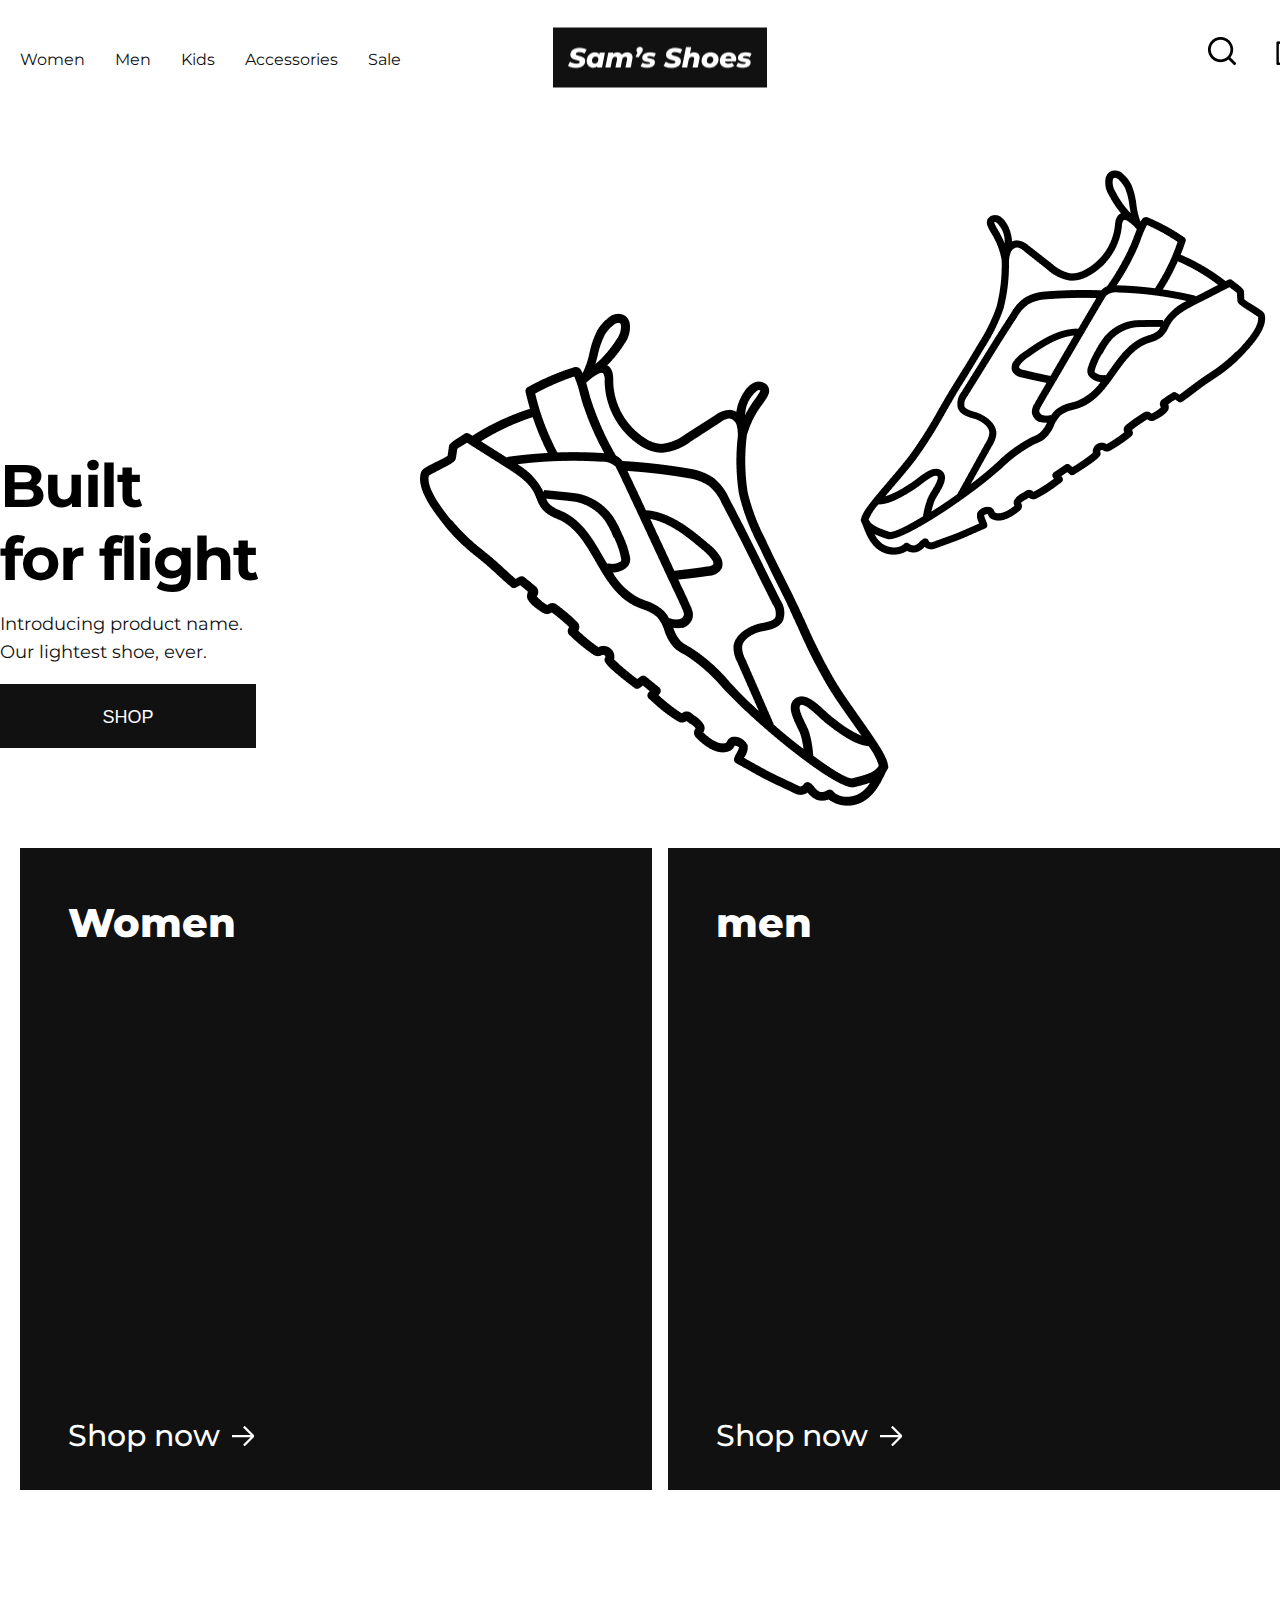
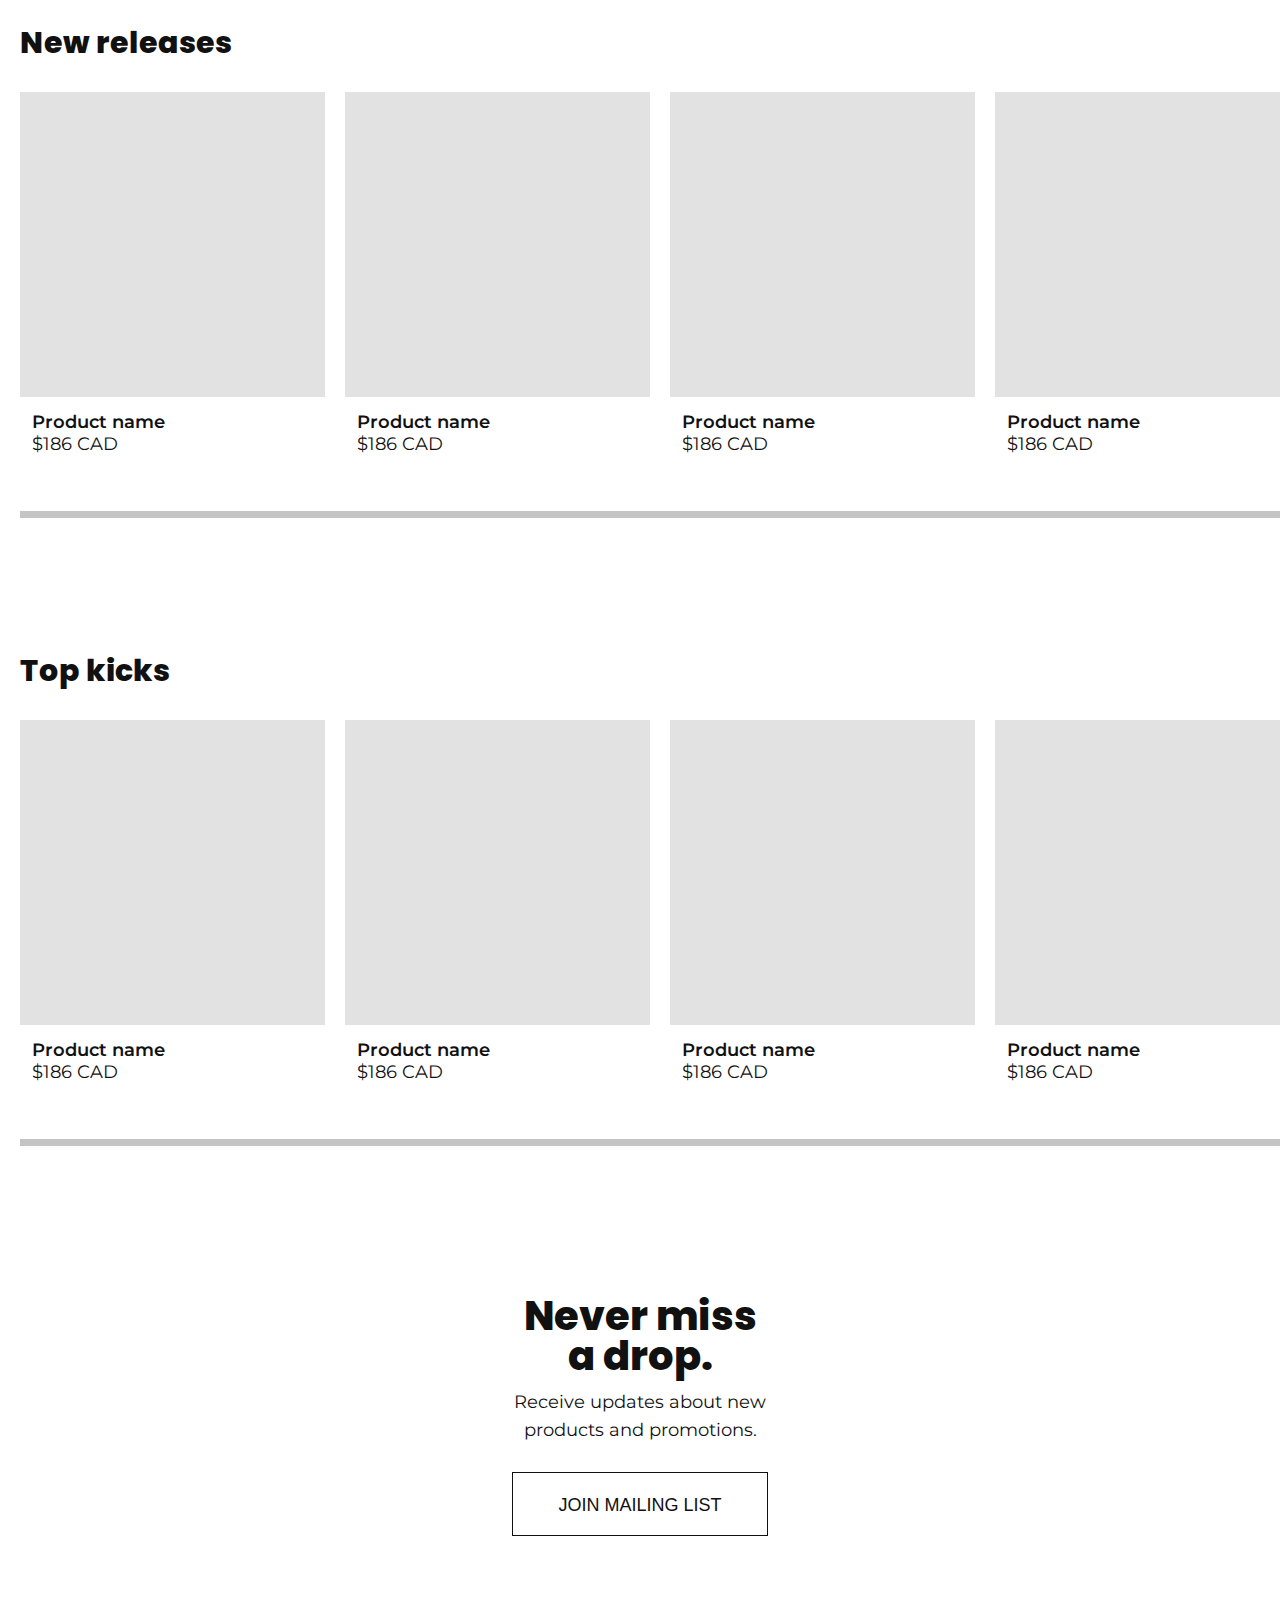
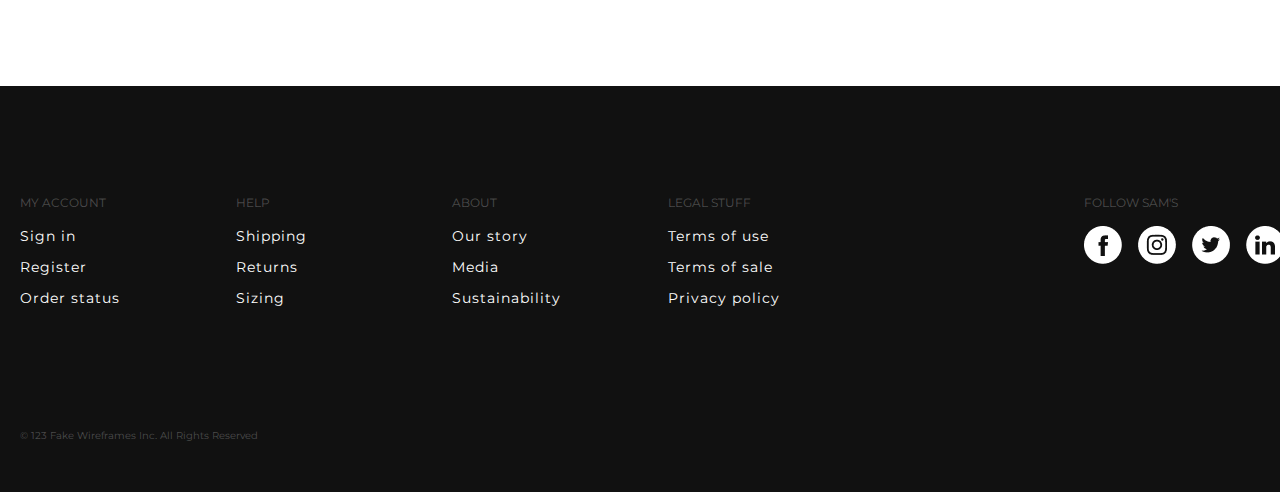
<file: index.html>
<!DOCTYPE html>
<html lang="ko">
  <head>
    <meta charset="UTF-8" />
    <meta http-equiv="X-UA-Compatible" content="IE=edge" />
    <meta name="viewport" content="width=device-width, initial-scale=1.0" />
    <title>sam's shoes</title>
    <link rel="stylesheet" href="/css/main.css" />
  </head>
  <body>
    <div class="container">
      <div class="header">
        <div class="inner">
          <a href="#x" class="logo">
            <img src="/images/logo.png" alt="" />
          </a>
          <ul class="nav">
            <li><a href="#x">Women</a></li>
            <li><a href="#x">Men</a></li>
            <li><a href="#x">Kids</a></li>
            <li><a href="#x">Accessories</a></li>
            <li><a href="#x">Sale</a></li>
          </ul>
          <ul class="top_menu">
            <li>
              <a href="#x"><img src="/images/search_icon.png" alt="" /></a>
            </li>
            <li>
              <a href="#x"><img src="/images/cart_icon.png" alt="" /></a>
            </li>
          </ul>
        </div>
      </div>

      <div class="hero">
        <div class="slide">
          <div class="text_box">
            <h2>Built<br />for flight</h2>
            <p>Introducing product name.<br />Our lightest shoe, ever.</p>
            <button class="btn btn_dark">SHOP</button>
          </div>
        </div>
      </div>

      <div class="banner inner">
        <ul>
          <li class="left">
            <h2>Women</h2>
            <a href="#x">
              <span>Shop now</span>
              <img src="/images/arrow.png" alt="" />
            </a>
          </li>
          <li class="right">
            <h2>men</h2>
            <a href="#x">
              <span>Shop now</span>
              <img src="/images/arrow.png" alt="" />
            </a>
          </li>
        </ul>
      </div>

      <div class="product inner">
        <h2>New releases</h2>
        <ul>
          <li>
            <img src="/images/gray_img.png" alt="" />
            <div class="detail">
              <p class="name">Product name</p>
              <p class="price">$186 CAD</p>
            </div>
          </li>
          <li>
            <img src="/images/gray_img.png" alt="" />
            <div class="detail">
              <p class="name">Product name</p>
              <p class="price">$186 CAD</p>
            </div>
          </li>
          <li>
            <img src="/images/gray_img.png" alt="" />
            <div class="detail">
              <p class="name">Product name</p>
              <p class="price">$186 CAD</p>
            </div>
          </li>
          <li>
            <img src="/images/gray_img.png" alt="" />
            <div class="detail">
              <p class="name">Product name</p>
              <p class="price">$186 CAD</p>
            </div>
          </li>
        </ul>
      </div>
      <div class="product inner">
        <h2>Top kicks</h2>
        <ul>
          <li>
            <img src="/images/gray_img.png" alt="" />
            <div class="detail">
              <p class="name">Product name</p>
              <p class="price">$186 CAD</p>
            </div>
          </li>
          <li>
            <img src="/images/gray_img.png" alt="" />
            <div class="detail">
              <p class="name">Product name</p>
              <p class="price">$186 CAD</p>
            </div>
          </li>
          <li>
            <img src="/images/gray_img.png" alt="" />
            <div class="detail">
              <p class="name">Product name</p>
              <p class="price">$186 CAD</p>
            </div>
          </li>
          <li>
            <img src="/images/gray_img.png" alt="" />
            <div class="detail">
              <p class="name">Product name</p>
              <p class="price">$186 CAD</p>
            </div>
          </li>
        </ul>
      </div>

      <div class="mailing">
        <div class="text_box">
          <h2>Never miss<br />a drop.</h2>
          <p>Receive updates about new <br />products and promotions.</p>
          <button class="btn">JOIN MAILING LIST</button>
        </div>
      </div>

      <div class="footer">
        <div class="inner">
          <div class="menu">
            <ul class="footer_menu">
              <li>
                <a href="#x">MY ACCOUNT</a>
                <ul>
                  <li><a href="#x">Sign in</a></li>
                  <li><a href="#x">Register</a></li>
                  <li><a href="#x">Order status</a></li>
                </ul>
              </li>
              <li>
                <a href="#x">HELP</a>
                <ul>
                  <li><a href="#x">Shipping</a></li>
                  <li><a href="#x">Returns</a></li>
                  <li><a href="#x">Sizing</a></li>
                </ul>
              </li>
              <li>
                <a href="#x">ABOUT</a>
                <ul>
                  <li><a href="#x">Our story</a></li>
                  <li><a href="#x">Media</a></li>
                  <li><a href="#x">Sustainability</a></li>
                </ul>
              </li>
              <li>
                <a href="#x">LEGAL STUFF</a>
                <ul>
                  <li><a href="#x">Terms of use</a></li>
                  <li><a href="#x">Terms of sale</a></li>
                  <li><a href="#x">Privacy policy</a></li>
                </ul>
              </li>
            </ul>
            <div class="footer_sns">
              <p>FOLLOW SAM'S</p>
              <ul>
                <li>
                  <a href="#x"><img src="/images/sns_Facebook.png" alt="" /></a>
                </li>
                <li>
                  <a href="#x"
                    ><img src="/images/sns_Instagram.png" alt=""
                  /></a>
                </li>
                <li>
                  <a href="#x"><img src="/images/sns_Twitter.png" alt="" /></a>
                </li>
                <li>
                  <a href="#x"><img src="/images/sns_LinkedIN.png" alt="" /></a>
                </li>
              </ul>
            </div>
          </div>
          <div class="copyright">
            <p>© 123 Fake Wireframes Inc. All Rights Reserved</p>
          </div>
        </div>
      </div>
    </div>
  </body>
</html>
</file>
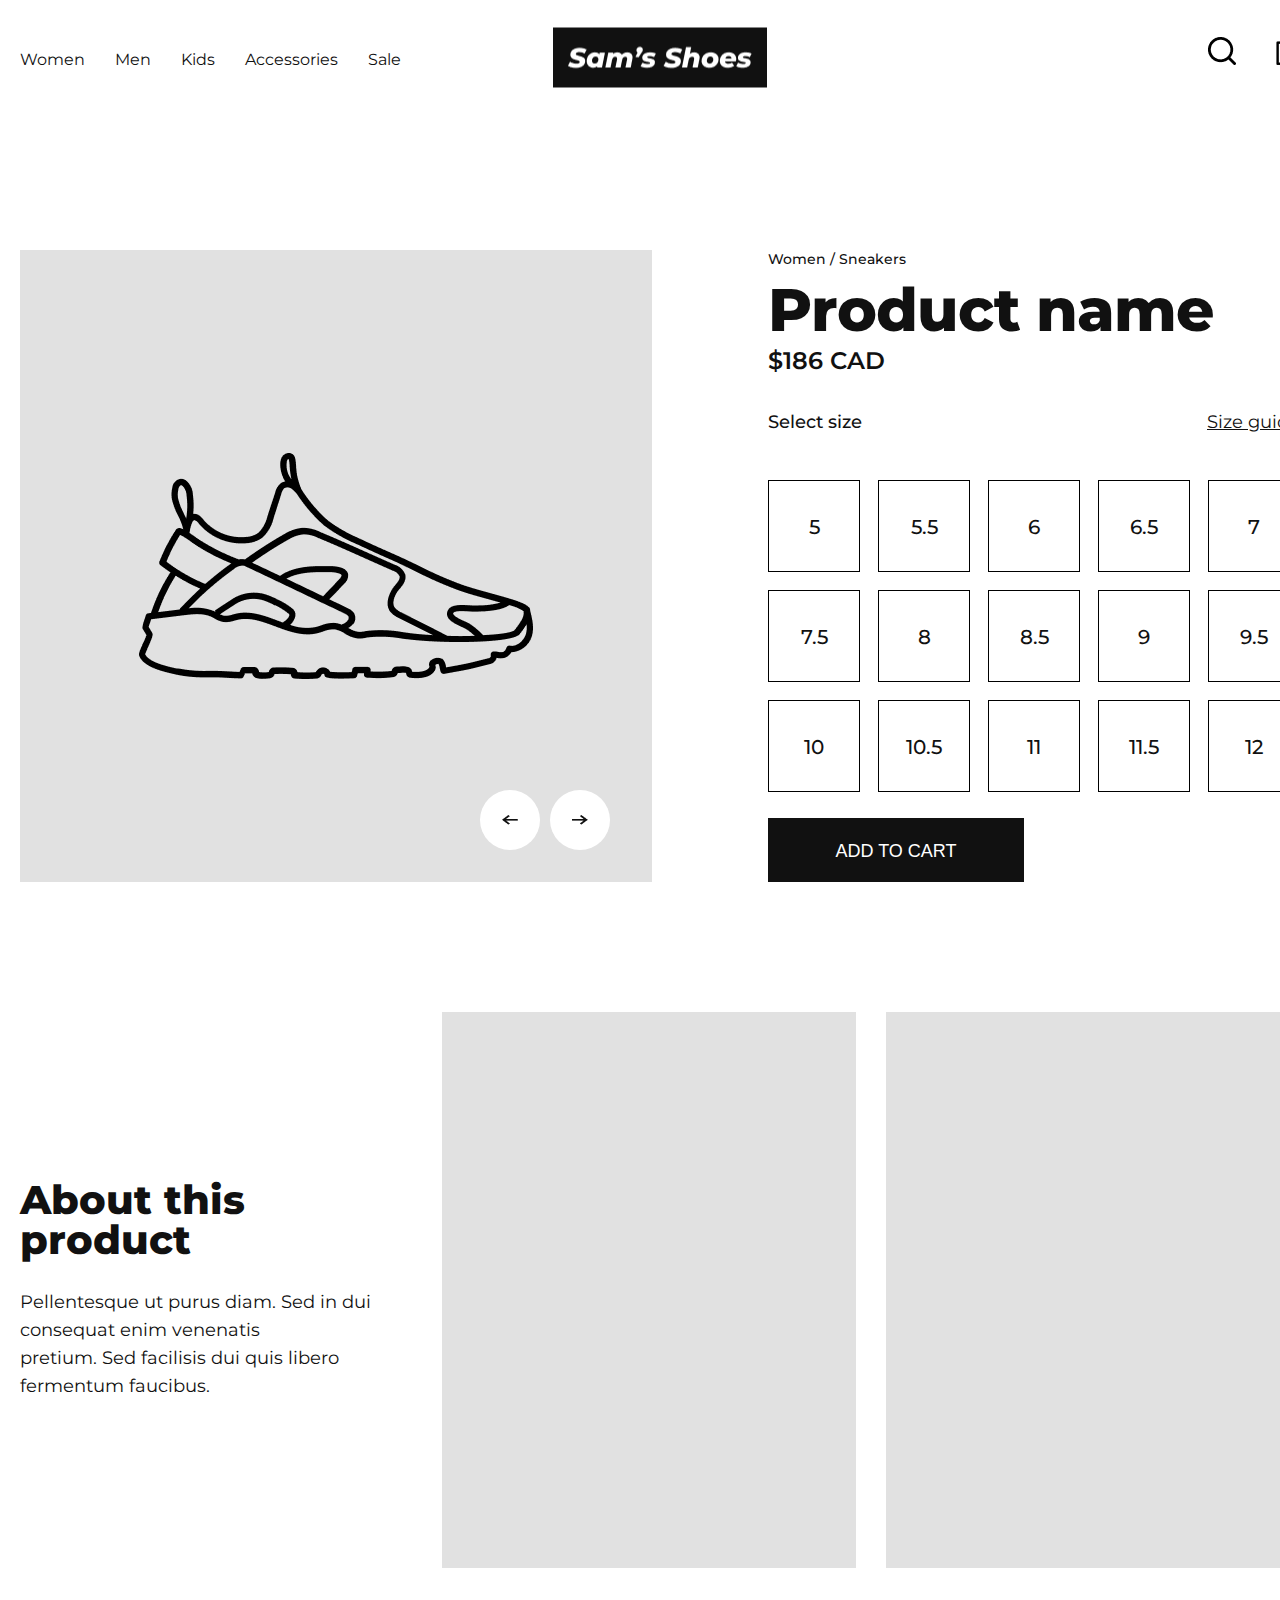
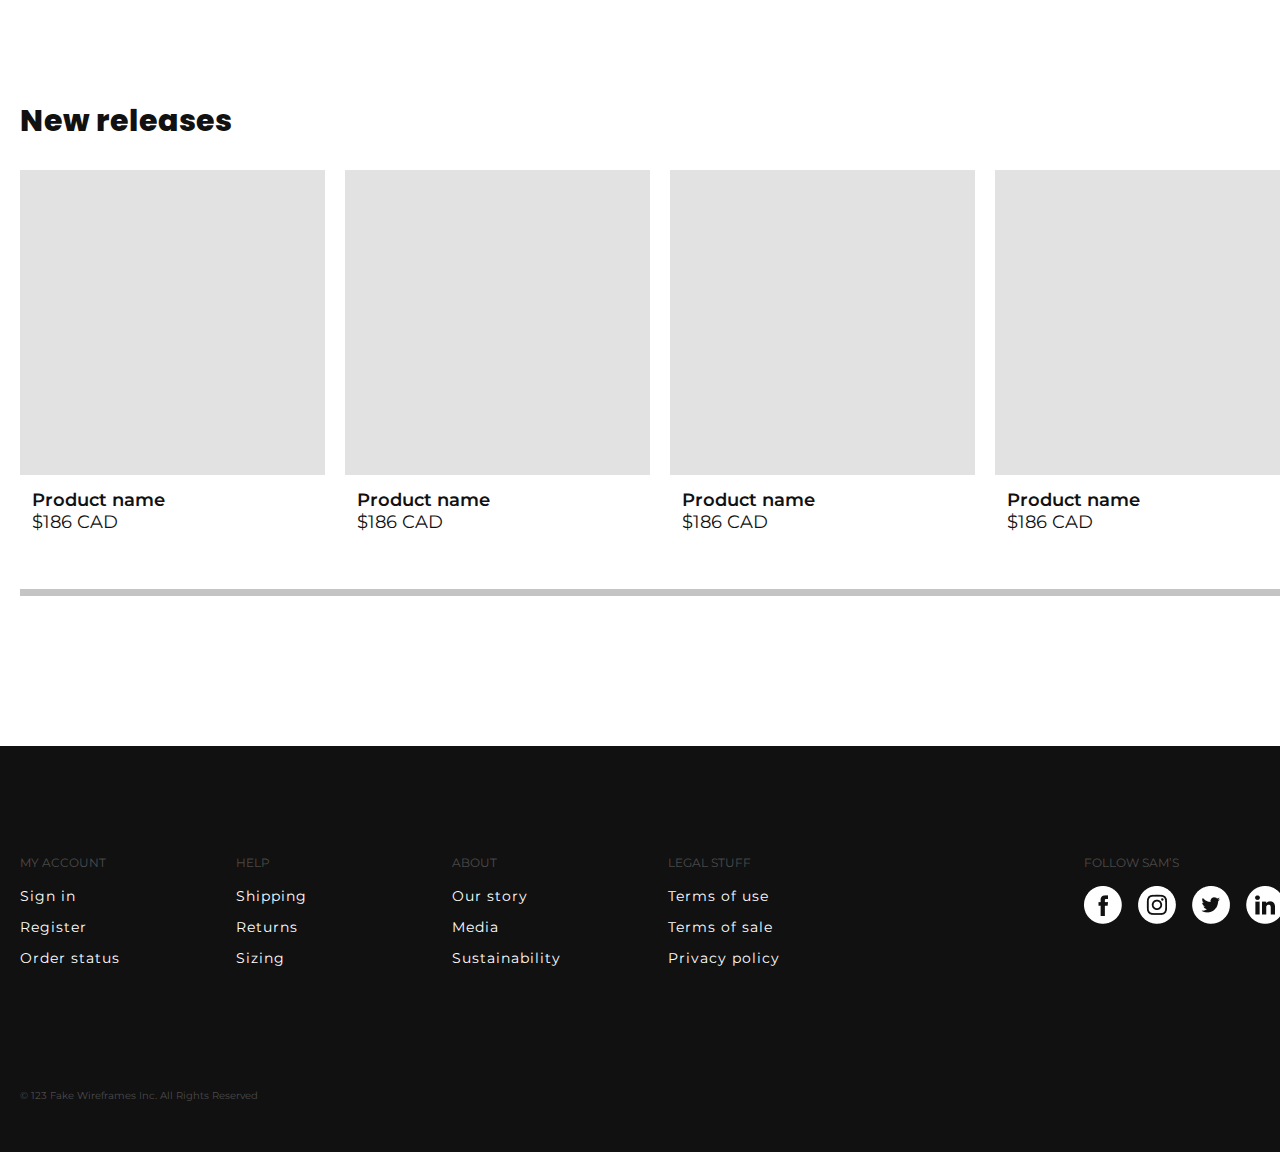
<file: pages/sub.html>
<!DOCTYPE html>
<html lang="ko">
  <head>
    <meta charset="UTF-8" />
    <meta http-equiv="X-UA-Compatible" content="IE=edge" />
    <meta name="viewport" content="width=S, initial-scale=1.0" />
    <title>Sam's shoes</title>
    <link rel="stylesheet" href="../css/main.css" />
    <link rel="stylesheet" href="../css/sub.css" />
  </head>
  <body>
    <div class="container">
      <div class="header">
        <div class="inner">
          <a href="../index.html" class="logo">
            <img src="../images/logo.png" alt="" />
          </a>
          <ul class="nav">
            <li><a href="#x">Women</a></li>
            <li><a href="#x">Men</a></li>
            <li><a href="#x">Kids</a></li>
            <li><a href="#x">Accessories</a></li>
            <li><a href="#x">Sale</a></li>
          </ul>
          <ul class="top_menu">
            <li>
              <a href="#x"><img src="../images/search_icon.png" alt="" /></a>
            </li>
            <li>
              <a href="#x"><img src="../images/cart_icon.png" alt="" /></a>
            </li>
          </ul>
        </div>
      </div>

      <div class="product_detail inner">
        <div class="photo">
          <img src="../images/product.png" alt="" class="product_img" />
          <div class="btns">
            <a href="#x"><img src="../images/Vector.png" alt="" /></a>
            <a href="#x"><img src="../images/Vector_1.png" alt="" /></a>
          </div>
        </div>
        <div class="info">
          <div class="top">
            <p class="category">Women / Sneakers</p>
            <h2>Product name</h2>
            <p class="price">$186 CAD</p>
            <div class="size_title">
              <p>Select size</p>
              <a href="#x">Size guide</a>
            </div>
          </div>
          <ul class="size">
            <li>5</li>
            <li>5.5</li>
            <li>6</li>
            <li>6.5</li>
            <li>7</li>
            <li>7.5</li>
            <li>8</li>
            <li>8.5</li>
            <li>9</li>
            <li>9.5</li>
            <li>10</li>
            <li>10.5</li>
            <li>11</li>
            <li>11.5</li>
            <li>12</li>
          </ul>
          <button class="btn btn_dark btn_full">ADD TO CART</button>
        </div>
      </div>

      <div class="product_about inner">
        <div class="text_box">
          <h2>About this<br />product</h2>
          <p>
            Pellentesque ut purus diam. Sed in dui consequat enim venenatis<br />
            pretium. Sed facilisis dui quis libero<br />fermentum faucibus.
          </p>
        </div>
        <ul class="photos">
          <li></li>
          <li></li>
        </ul>
      </div>

      <div class="product inner">
        <h2>New releases</h2>
        <ul>
          <li>
            <img src="../images/gray_img.png" alt="" />
            <div class="detail">
              <p class="name">Product name</p>
              <p class="price">$186 CAD</p>
            </div>
          </li>
          <li>
            <img src="../images/gray_img.png" alt="" />
            <div class="detail">
              <p class="name">Product name</p>
              <p class="price">$186 CAD</p>
            </div>
          </li>
          <li>
            <img src="../images/gray_img.png" alt="" />
            <div class="detail">
              <p class="name">Product name</p>
              <p class="price">$186 CAD</p>
            </div>
          </li>
          <li>
            <img src="../images/gray_img.png" alt="" />
            <div class="detail">
              <p class="name">Product name</p>
              <p class="price">$186 CAD</p>
            </div>
          </li>
        </ul>
      </div>

      <div class="footer">
        <div class="inner">
          <div class="menu">
            <ul class="footer_menu">
              <li>
                <a href="#x">MY ACCOUNT</a>
                <ul>
                  <li><a href="#x">Sign in</a></li>
                  <li><a href="#x">Register</a></li>
                  <li><a href="#x">Order status</a></li>
                </ul>
              </li>
              <li>
                <a href="#x">HELP</a>
                <ul>
                  <li><a href="#x">Shipping</a></li>
                  <li><a href="#x">Returns</a></li>
                  <li><a href="#x">Sizing</a></li>
                </ul>
              </li>
              <li>
                <a href="#x">ABOUT</a>
                <ul>
                  <li><a href="#x">Our story</a></li>
                  <li><a href="#x">Media</a></li>
                  <li><a href="#x">Sustainability</a></li>
                </ul>
              </li>
              <li>
                <a href="#x">LEGAL STUFF</a>
                <ul>
                  <li><a href="#x">Terms of use</a></li>
                  <li><a href="#x">Terms of sale</a></li>
                  <li><a href="#x">Privacy policy</a></li>
                </ul>
              </li>
            </ul>
            <div class="footer_sns">
              <p>FOLLOW SAM’S</p>
              <ul>
                <li>
                  <a href="#x"
                    ><img src="../images/sns_Facebook.png" alt=""
                  /></a>
                </li>
                <li>
                  <a href="#x"
                    ><img src="../images/sns_Instagram.png" alt=""
                  /></a>
                </li>
                <li>
                  <a href="#x"
                    ><img src="../images/sns_Twitter.png" alt=""
                  /></a>
                </li>
                <li>
                  <a href="#x"
                    ><img src="../images/sns_LinkedIN.png" alt=""
                  /></a>
                </li>
              </ul>
            </div>
          </div>
          <div class="copyright">
            <p>© 123 Fake Wireframes Inc. All Rights Reserved</p>
          </div>
        </div>
      </div>
    </div>
  </body>
</html>
</file>
<file: css/main.css>
/* width:1320px */
/* 양쪽 패딩 : 20px */
/* 실제 컨텐츠 넓이 : 1280px */
@import url('https://fonts.googleapis.com/css2?family=Montserrat:wght@600;800&family=Poppins:wght@400;500;600&display=swap');

* {
  box-sizing: border-box;
  margin: 0;
  padding: 0;
}

ul {
  list-style: none;
}

a {
  text-decoration: none;
  color: inherit;
}

.btn {
  width: 256px;
  height: 64px;
  border: 1px solid #111;
  background-color: #fff;
  color: #111;
  text-align: center;
  line-height: 64px;
  font-size: 18px;
}

.btn_dark {
  background-color: #111;
  color: #fff;
}

body {
  font-family: 'Montserrat', sans-serif;
  /* font-family: "Poppins", sans-serif; */
  font-size: 16px;
  color: #111;
}

.container {
}

.inner {
  width: 1320px;
  padding: 0 20px;
  margin: 0 auto;
}

.header {
  height: 120px;
}
.header .inner {
  position: relative;
  display: flex;
  justify-content: space-between;
}

.header li a {
  height: 120px;
  display: inline-block;
  line-height: 120px;
}

.nav {
  display: flex;
}

.nav li a {
  margin-right: 30px;
}

.top_menu {
  display: flex;
}

.top_menu li a {
  margin-left: 40px;
}

.logo {
  position: absolute;
  top: 50%;
  left: 50%;
  transform: translate(-50%, -50%);
}

/* .hero */
.slide {
  position: relative;
  width: 1280px;
  height: 728px;
  margin: 0 auto;
  background-image: url('../images/main_visual.png');
  background-repeat: no-repeat;
  background-position: center right;
}

.slide .text_box {
  position: absolute;
  bottom: 100px;
  left: 0;
}

.slide .text_box h2 {
  font-family: 'Montserrat', sans-serif;
  font-size: 60px;
  color: #000;
  letter-spacing: -1.6px;
}

.slide .text_box p {
  font-size: 18px;
  margin-top: 15px;
  margin-bottom: 18px;
  line-height: 28px;
}

/* banner */
.banner ul {
  display: flex;
  justify-content: space-between;
}

.banner ul li {
  width: 632px;
  height: 642px;
  background-color: #111;
  color: #fff;
  position: relative;
}

.banner li h2 {
  font-weight: 800;
  font-size: 40px;
  position: absolute;
  top: 50px;
  left: 48px;
}

.banner ul li a {
  display: flex;
  align-items: center;
  gap: 12px;
  font-weight: 500;
  font-size: 30px;
  position: absolute;
  left: 48px;
  bottom: 36px;
}

/* product */
.product {
  margin-top: 130px;
}

.product h2 {
  font-weight: 800;
  font-size: 30px;
  font-family: 'Poppins', sans-serif;
  margin-bottom: 26px;
}

.product ul {
  display: flex;
  justify-content: space-between;
  position: relative;
}

.product ul::after {
  content: '';
  position: absolute;
  background-color: #c4c4c4;
  width: 100%;
  height: 7px;
  bottom: 0;
}

.product ul li {
  width: 305px;
  padding-bottom: 63px;
  position: relative;
}

.product ul li::after {
  content: '';
  position: absolute;
  width: 0;
  height: 7px;
  background-color: #111;
  bottom: 0;
  z-index: 1;
  transition: 0.3s;
}

.product ul li:hover::after {
  width: 100%;
}

.product .detail {
  padding-top: 10px;
  padding-left: 12px;
}

.product ul li .detail p.name {
  font-size: 18px;
  font-weight: 600;
}

.product ul li .detail p.price {
  font-size: 18px;
}

/* mailing */
.mailing {
  display: flex;
  align-items: center;
  justify-content: center;
}

.mailing .text_box {
  margin: 0 auto;
  padding: 150px;
  text-align: center;
}

.mailing .text_box h2 {
  font-weight: 800;
  font-size: 40px;
  font-family: 'Poppins', sans-serif;
  line-height: 1;
}

.mailing .text_box p {
  font-size: 18px;
  line-height: 28px;
  margin-top: 12px;
  margin-bottom: 28px;
}

/* footer */
.footer {
  background-color: #111;
  color: #fff;
  padding-top: 106px;
  padding-bottom: 50px;
}

.footer .inner .menu {
  display: flex;
  justify-content: space-between;
}

.footer .inner .footer_menu {
  display: flex;
}

.footer .inner .footer_menu li {
  width: 216px;
}

.footer .inner .footer_menu > li > a,
.footer .inner .footer_sns p {
  font-size: 12px;
  color: rgba(255, 255, 255, 0.25);
  display: inline-block;
  margin-bottom: 16px;
}

.footer .inner .footer_menu ul a {
  display: inline-block;
  font-size: 14px;
  letter-spacing: 1px;
  margin-bottom: 12px;
}

.footer .inner .footer_sns ul {
  display: flex;
}

.footer .inner .footer_sns ul li {
  margin-right: 16px;
}

.footer .inner .copyright {
  margin-top: 110px;
  font-size: 10px;
  color: rgba(255, 255, 255, 0.25);
}
</file>
<file: css/sub.css>
.product {
  margin-bottom: 150px;
}

.product_detail {
  margin-top: 130px;
  margin-bottom: 130px;
  display: flex;
  justify-content: space-between;
}

.product_detail .photo {
  background-color: #e1e1e1;
  width: 632px;
  height: 632px;
  position: relative;
}

.product_detail .photo .product_img {
  position: absolute;
  top: 50%;
  left: 50%;
  transform: translate(-50%, -50%);
}

.product_detail .photo .btns {
  position: absolute;
  bottom: 32px;
  right: 42px;
  display: flex;
  gap: 10px;
}

.product_detail .photo .btns a {
  display: block;
  background-color: #fff;
  width: 60px;
  height: 60px;
  border-radius: 30px;
  text-align: center;
  line-height: 60px;
}

.product_detail .info {
  width: 532px;
  height: 632px;
  display: flex;
  flex-direction: column;
  justify-content: space-between;
}

.product_detail .info ul.size {
  display: flex;
  gap: 18px;
  flex-wrap: wrap;
}

.product_detail .info ul.size li {
  width: 92px;
  height: 92px;
  background-color: #fff;
  border: 1px solid #000;
  font-weight: 500;
  font-size: 20px;
  text-align: center;
  line-height: 92px;
  transition: all 0.3s;
  cursor: pointer;
}

.product_detail .info ul.size li:hover {
  background-color: #000;
  color: #fff;
}

.product_detail .info .top .category {
  font-size: 14px;
  font-weight: 500;
}
.product_detail .info .top h2 {
  font-family: "Montserrat", sans-serif;
  font-size: 60px;
  font-weight: 800;
  letter-spacing: -1px;
  line-height: 60px;
  margin-top: 12px;
  margin-bottom: 6px;
}
.product_detail .info .top .price {
  font-family: "Montserrat", sans-serif;
  font-size: 24px;
  font-weight: 600;
}
.product_detail .info .top .size_title {
  display: flex;
  justify-content: space-between;
  margin-top: 36px;
  margin-bottom: 20px;
}
.product_detail .info .top .size_title p {
  font-size: 18px;
  font-weight: 500;
}
.product_detail .info .top .size_title a {
  font-size: 18px;
  font-weight: 400;
  text-decoration: underline;
}

/* product_about */
.product_about {
  display: flex;
  justify-content: space-between;
}

.product_about ul.photos {
  display: flex;
  gap: 30px;
}

.product_about ul.photos li {
  background-color: #e1e1e1;
  width: 414px;
  height: 556px;
}

.product_about .text_box {
  display: flex;
  flex-direction: column;
  justify-content: center;
}

.product_about .text_box h2 {
  font-weight: 800;
  font-size: 40px;
  margin-bottom: 28px;
  line-height: 40px;
}
.product_about .text_box p {
  font-size: 18px;
  line-height: 28px;
}
</file>
